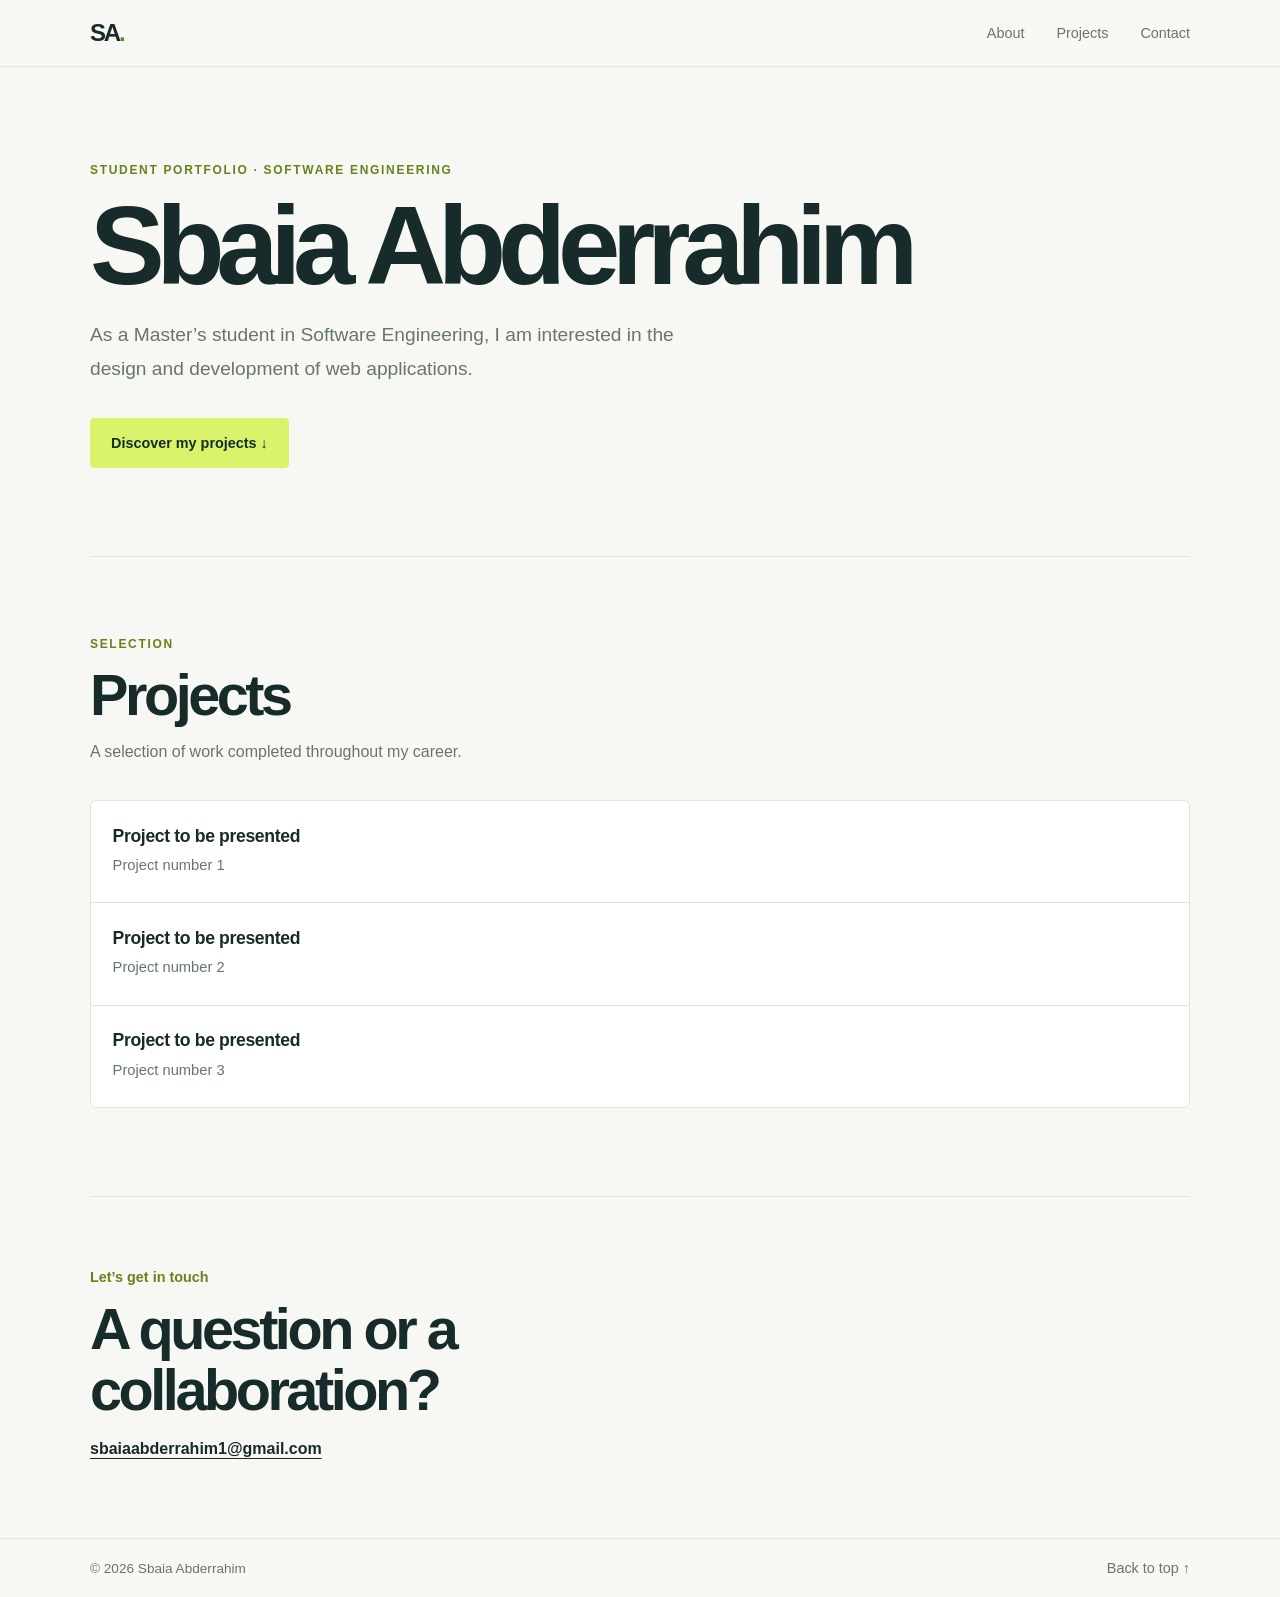
<file: index.html>
<!DOCTYPE html>
<html lang="en">
<head>
    <meta charset="UTF-8">
    <meta name="viewport" content="width=device-width, initial-scale=1.0">
    <title>Sbaia Abderrahim — Master’s student in Software Engineering</title>
    <link rel="stylesheet" href="styles.css">
</head>
<body>

    <header class="site-header">
    <script type="application/ld+json">
        {
            "@context": "https://schema.org",
            "@type": "Person",
            "@id": "https://abderrahim-div.github.io/#person",
            "name": "Sbaia Abderrahim",
            "url": "https://abderrahim-div.github.io/",
            "jobTitle": "Master's student in Software Engineering",
            "description": "Master's student in Software Engineering, interested in the design and development of web applications.",
            "knowsAbout": ["Software Engineering", "Web development", "Web applications"],
            "address": {
                "@type": "PostalAddress",
                "addressLocality": "Algiers",
                "addressCountry": "DZ"
            },
            "sameAs": [
                "https://github.com/Abderrahim-div"
            ]
        }
        </script>
        <a class="brand" href="#accueil">SA<span>.</span></a>
        <nav>
            <ul>
                <li><a href="#accueil">About</a></li>
                <li><a href="#projects">Projects</a></li>
                <li><a href="#contact">Contact</a></li>
            </ul>
        </nav>
    </header>

    <main>
        <section class="intro" id="accueil">  
            <p class="eyebrow">Student Portfolio · Software Engineering</p>
            <h1>Sbaia Abderrahim</h1>
            <p class="intro-copy">As a Master’s student in Software Engineering, I am interested in the design and development of web applications.</p>
            <a href="#projects" class="button">Discover my projects ↓</a>
        </section>

        <section class="projects" id="projects">  
            <p class="eyebrow">Selection</p>
            <h2>Projects</h2>
            <p>A selection of work completed throughout my career.</p>
            <article class="project-card">
                <h3>Project to be presented</h3>
                <p>Project number 1</p>
            </article>
            <article class="project-card">
                <h3>Project to be presented</h3>
                <p>Project number 2</p>
            </article>
            <article class="project-card">
                <h3>Project to be presented</h3>
                <p>Project number 3</p>
            </article>
        </section>

        <section class="contact" id="contact">  
            <p>Let’s get in touch</p>
            <h2>A question or a collaboration?</h2>
            <a href="mailto:sbaiaabderrahim1@gmail.com">sbaiaabderrahim1@gmail.com</a>
        </section>
    </main>

    <footer class="site-footer">
        <p>&copy; 2026 Sbaia Abderrahim</p>
        <a href="#accueil">Back to top ↑</a>
    </footer>

</body>

</html>
</file>
<file: styles.css>
/* A small, framework-free visual system for the portfolio. */
:root {
    --ink: #172b2a;
    --muted: #667572;
    --paper: #f7f8f4;
    --white: #fff;
    --line: #dfe5dc;
    --lime: #d9f36a;
    --green: #66821d;
    font-family: Inter, "Segoe UI", Arial, sans-serif;
    color: var(--ink);
    background: var(--paper);
    font-synthesis: none;
    text-rendering: optimizeLegibility;
}

* { box-sizing: border-box; }
html { scroll-behavior: smooth; }
body { margin: 0; min-width: 320px; background: var(--paper); }
a { color: inherit; }
a:focus-visible { outline: 3px solid var(--green); outline-offset: 4px; }

.site-header {
    display: flex;
    align-items: center;
    justify-content: space-between;
    padding: 1.2rem max(6vw, calc((100vw - 1100px) / 2));
    border-bottom: 1px solid var(--line);
}
.brand {
    font-size: 1.5rem;
    font-weight: 800;
    letter-spacing: -.09em;
    text-decoration: none;
}
.brand span { color: var(--green); }
nav ul { display: flex; gap: 2rem; margin: 0; padding: 0; list-style: none; }
nav a {
    color: var(--muted);
    font-size: .9rem;
    text-decoration: none;
    transition: color .2s ease;
}
nav a:hover, .site-footer a:hover { color: var(--ink); }

main { width: min(100% - 12vw, 1100px); margin: 0 auto; }
.intro {
    min-height: 460px;
    padding: 6rem 0 5.5rem;
    display: flex;
    flex-direction: column;
    align-items: flex-start;
    justify-content: center;
}
.eyebrow {
    margin: 0 0 .9rem;
    color: var(--green);
    font-size: .75rem;
    font-weight: 750;
    letter-spacing: .14em;
    text-transform: uppercase;
}
h1, h2, h3, p { margin-top: 0; }
h1 {
    max-width: 900px;
    margin-bottom: 1.2rem;
    font-size: clamp(3.2rem, 9vw, 7rem);
    line-height: .96;
    letter-spacing: -.075em;
}
.intro-copy {
    max-width: 590px;
    margin-bottom: 2rem;
    color: var(--muted);
    font-size: clamp(1rem, 2vw, 1.2rem);
    line-height: 1.75;
}
.button {
    display: inline-flex;
    align-items: center;
    gap: 1.1rem;
    padding: 1rem 1.25rem;
    border: 1px solid var(--lime);
    border-radius: 4px;
    background: var(--lime);
    font-size: .9rem;
    font-weight: 700;
    text-decoration: none;
    transition: transform .2s ease, background-color .2s ease;
}
.button:hover { transform: translateY(-2px); background: #cce85a; }

.projects, .contact { border-top: 1px solid var(--line); }
.projects { padding: 5rem 0 5.5rem; }
.projects > h2, .contact h2 {
    margin-bottom: .75rem;
    font-size: clamp(2.2rem, 5vw, 3.6rem);
    line-height: 1.05;
    letter-spacing: -.06em;
}
.projects > p:not(.eyebrow) {
    max-width: 580px;
    margin-bottom: 2.2rem;
    color: var(--muted);
    line-height: 1.7;
}
.project-card {
    display: grid;
    grid-template-columns: 1fr auto;
    gap: .45rem 1.5rem;
    align-items: center;
    padding: 1.55rem 1.35rem;
    border: 1px solid var(--line);
    border-bottom: 0;
    background: var(--white);
    transition: background-color .2s ease, padding .2s ease;
}
.project-card:first-of-type { border-radius: 6px 6px 0 0; }
.project-card:last-of-type { border-bottom: 1px solid var(--line); border-radius: 0 0 6px 6px; }
.project-card:hover { padding-left: 1.65rem; background: #fbfdf5; }
.project-card h3 { margin: 0; font-size: 1.1rem; letter-spacing: -.02em; transition: color .2s ease; }
.project-card:hover h3 { color: var(--green); }
.project-card p { grid-column: 1; margin: 0; color: var(--muted); font-size: .92rem; line-height: 1.6; }

.contact { padding: 4.5rem 0 5rem; }
.contact > p { margin-bottom: .9rem; color: var(--green); font-size: .9rem; font-weight: 700; }
.contact h2 { max-width: 680px; margin-bottom: 1.25rem; }
.contact a { font-weight: 650; text-underline-offset: 4px; }
.site-footer {
    display: flex;
    align-items: center;
    justify-content: space-between;
    gap: 1rem;
    padding: 1.3rem max(6vw, calc((100vw - 1100px) / 2));
    border-top: 1px solid var(--line);
    color: var(--muted);
}
.site-footer p { margin: 0; font-size: .85rem; }
.site-footer a { font-size: .9rem; text-decoration: none; transition: color .2s ease; }

@media (max-width: 600px) {
    .site-header { padding: 1rem 6vw; }
    nav ul { gap: 1rem; }
    nav a { font-size: .82rem; }
    main { width: 88%; }
    .intro { min-height: 390px; padding: 4.5rem 0; }
    h1 { font-size: clamp(3rem, 14vw, 5rem); }
    .projects { padding: 3.8rem 0 4rem; }
    .project-card { padding: 1.25rem 1rem; }
    .project-card:hover { padding-left: 1.25rem; }
    .site-footer { padding: 1.2rem 6vw; }
}

@media (prefers-reduced-motion: reduce) {
    *, *::before, *::after { scroll-behavior: auto !important; transition-duration: .01ms !important; }
}
</file>
